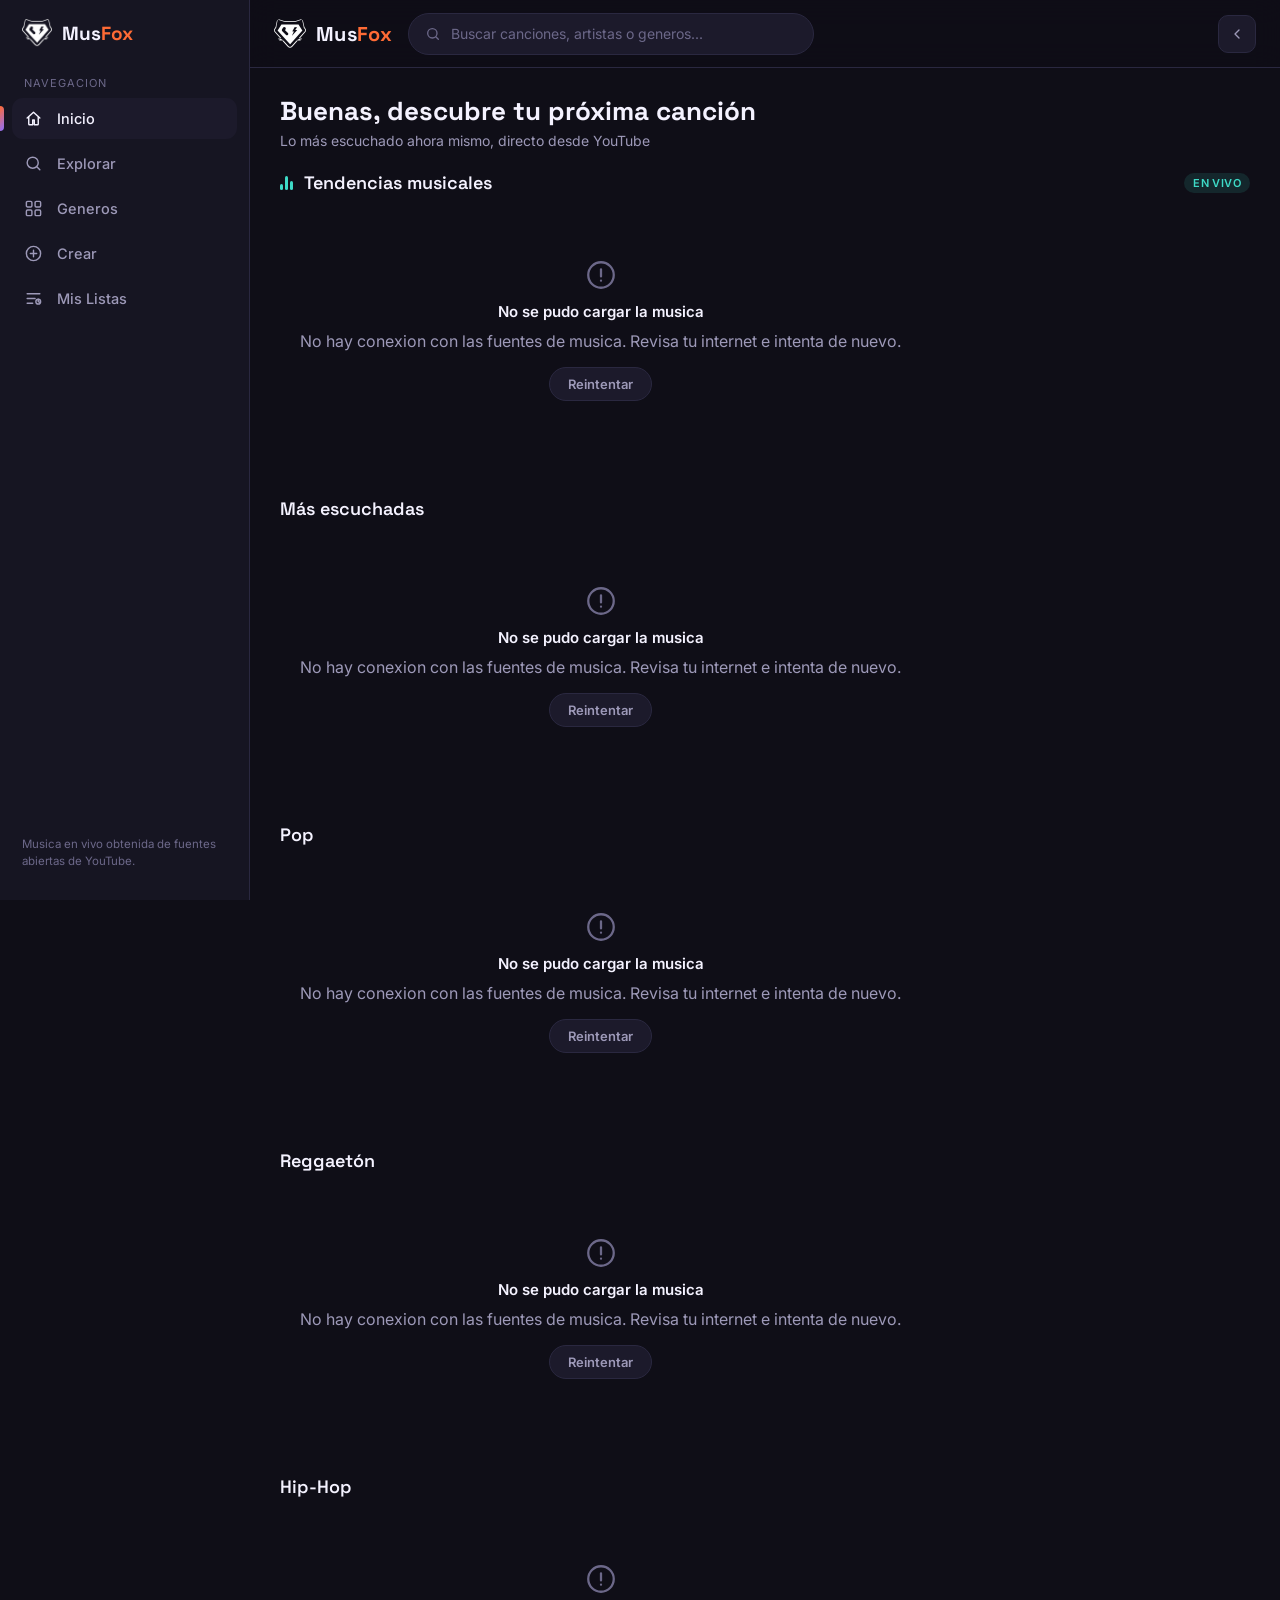
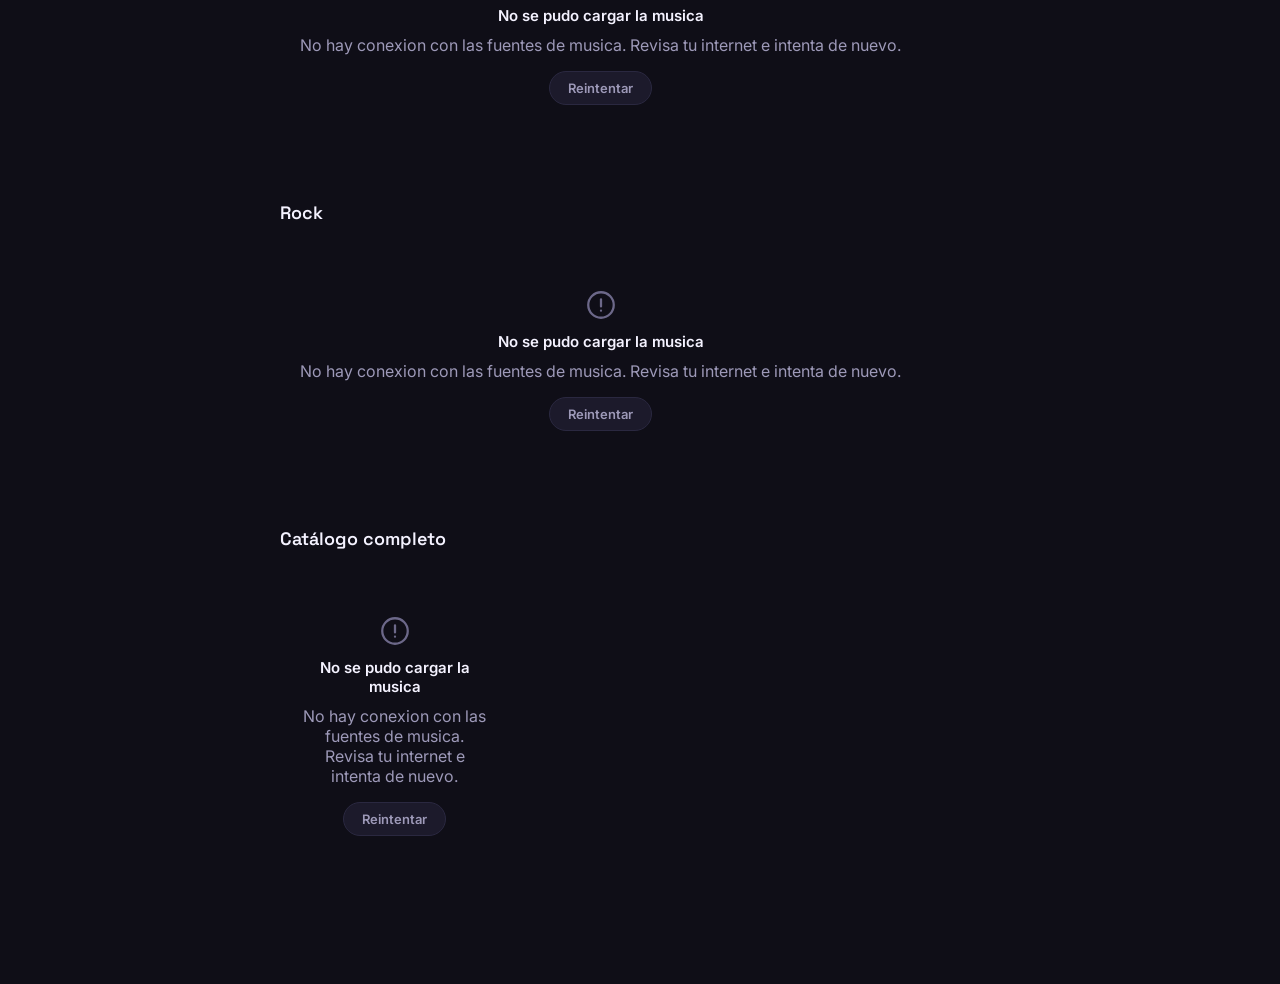
<file: index.html>
<!DOCTYPE html>
<html lang="es">
<head>
<meta charset="UTF-8">
<meta name="viewport" content="width=device-width, initial-scale=1.0">
<title>MusFox — Descubre música en tendencia</title>
<link rel="icon" href="img/logo.png">
<link rel="stylesheet" href="css/style.css">
</head>
<body>
<div class="app-shell" id="mfShell">
  <div id="mfShellSlot"></div>
  <main class="main-content">

    <section class="view active" id="view-inicio">
      <div class="page-header">
        <div>
          <h1>Buenas, descubre tu próxima canción</h1>
          <p>Lo más escuchado ahora mismo, directo desde YouTube</p>
        </div>
      </div>

      <div class="section">
        <div class="section-head">
          <h2><span class="eq"><span></span><span></span><span></span></span> Tendencias musicales</h2>
          <span class="tag">En vivo</span>
        </div>
        <div class="row-scroll" id="row-tendencias"></div>
      </div>

      <div class="section">
        <div class="section-head">
          <h2>Más escuchadas</h2>
        </div>
        <div class="row-scroll" id="row-masescuchadas"></div>
      </div>

      <div id="genre-rows"></div>

      <div class="section">
        <div class="section-head">
          <h2>Catálogo completo</h2>
        </div>
        <div class="grid" id="grid-catalogo"></div>
      </div>
    </section>

    <section class="view" id="view-explorar">
      <div class="page-header">
        <div>
          <h1>Explorar</h1>
          <p>Busca cualquier canción, artista o álbum</p>
        </div>
      </div>
      <div class="section">
        <div class="grid" id="grid-explorar"></div>
      </div>
    </section>

    <section class="view" id="view-generos">
      <div class="page-header">
        <div>
          <h1>Géneros</h1>
          <p>Explora la música por estilo</p>
        </div>
      </div>
      <div class="genre-chip-row" id="genre-chips"></div>
      <div class="grid" id="grid-generos"></div>
    </section>

  </main>
</div>

<script src="js/api.js"></script>
<script src="js/playlists.js"></script>
<script src="js/layout.js"></script>
<script src="js/app.js"></script>
</body>
</html>
</file>
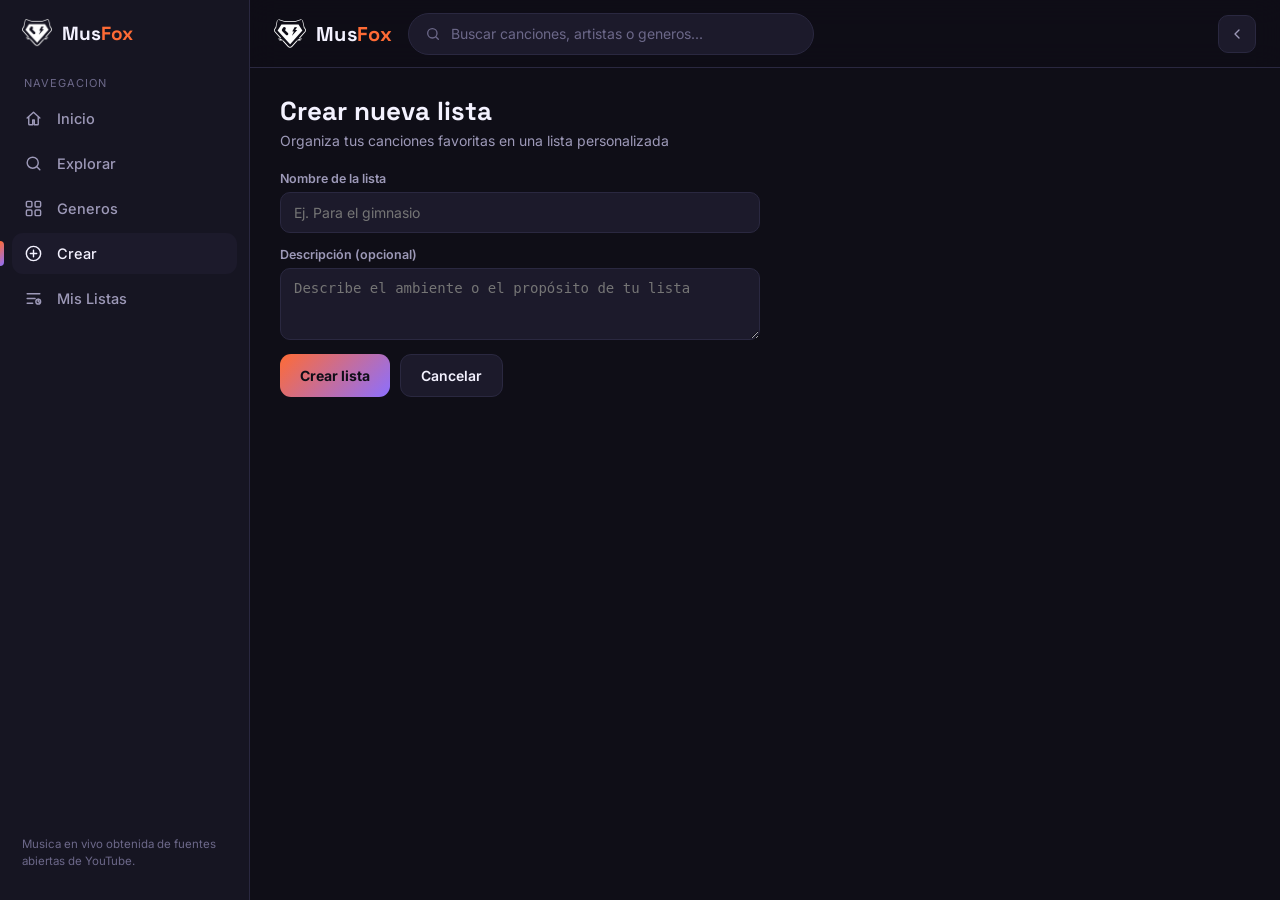
<file: lt/create.html>
<!DOCTYPE html>
<html lang="es">
<head>
<meta charset="UTF-8">
<meta name="viewport" content="width=device-width, initial-scale=1.0">
<title>Crear Lista — MusFox</title>
<link rel="icon" href="../img/logo.png">
<link rel="stylesheet" href="../css/style.css">
</head>
<body>
<div class="app-shell" id="mfShell">
  <div id="mfShellSlot"></div>
  <main class="main-content">
    <section class="view active">
      <div class="page-header">
        <div>
          <h1>Crear nueva lista</h1>
          <p>Organiza tus canciones favoritas en una lista personalizada</p>
        </div>
      </div>

      <div class="section" style="max-width:480px;">
        <form id="createForm">
          <div class="field">
            <label for="plName">Nombre de la lista</label>
            <input type="text" id="plName" placeholder="Ej. Para el gimnasio" required maxlength="60">
          </div>
          <div class="field">
            <label for="plDesc">Descripción (opcional)</label>
            <textarea id="plDesc" rows="3" placeholder="Describe el ambiente o el propósito de tu lista" maxlength="160"></textarea>
          </div>
          <div style="display:flex;gap:10px;margin-top:6px;">
            <button type="submit" class="btn-primary">Crear lista</button>
            <a href="list.html" class="btn-secondary" style="display:flex;align-items:center;">Cancelar</a>
          </div>
        </form>
      </div>
    </section>
  </main>
</div>

<script src="../js/api.js"></script>
<script src="../js/playlists.js"></script>
<script src="../js/layout.js"></script>
<script src="../js/create.js"></script>
</body>
</html>
</file>
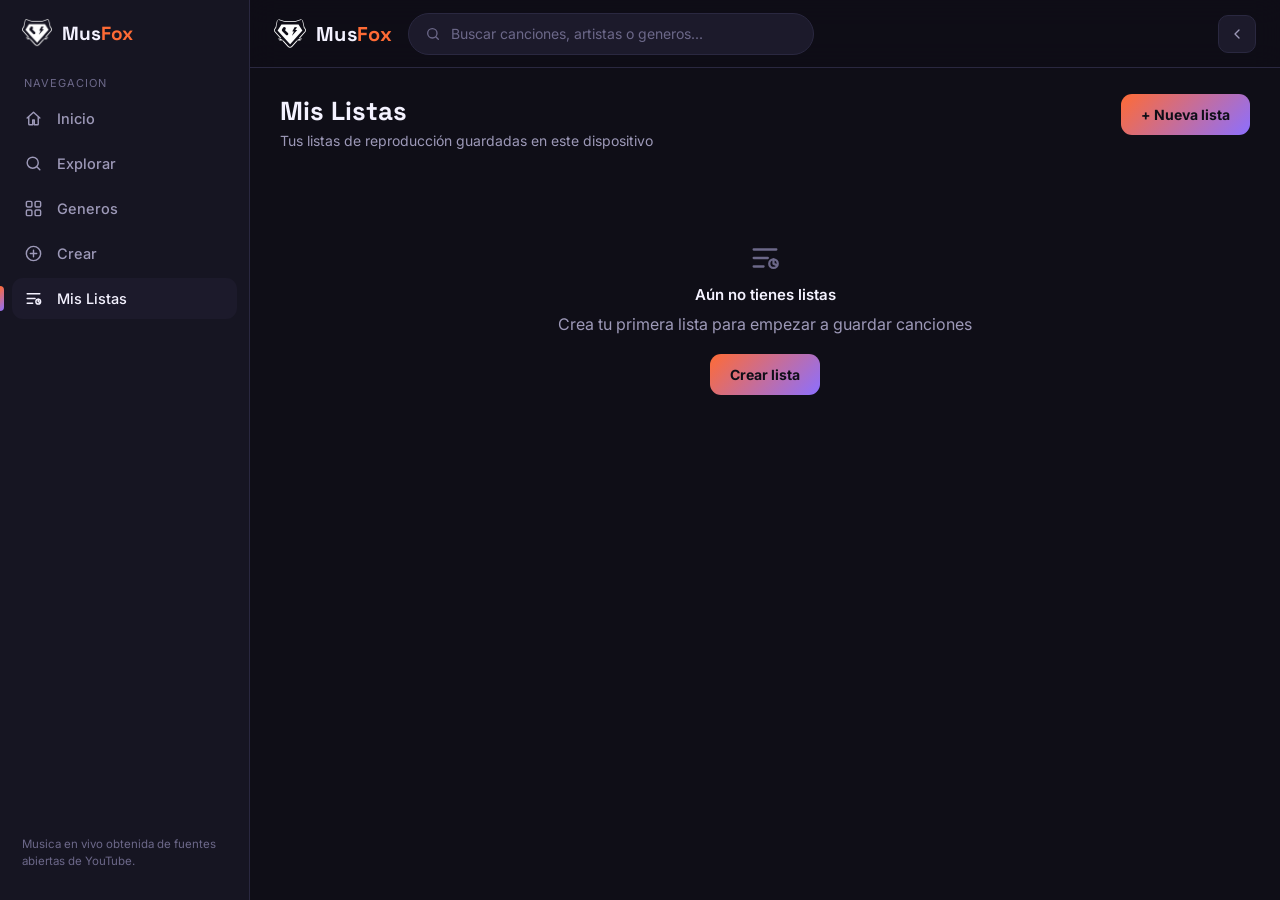
<file: lt/list.html>
<!DOCTYPE html>
<html lang="es">
<head>
<meta charset="UTF-8">
<meta name="viewport" content="width=device-width, initial-scale=1.0">
<title>Mis Listas — MusFox</title>
<link rel="icon" href="../img/logo.png">
<link rel="stylesheet" href="../css/style.css">
</head>
<body>
<div class="app-shell" id="mfShell">
  <div id="mfShellSlot"></div>
  <main class="main-content">
    <section class="view active">
      <div class="page-header">
        <div>
          <h1>Mis Listas</h1>
          <p>Tus listas de reproducción guardadas en este dispositivo</p>
        </div>
        <a href="create.html" class="btn-primary">+ Nueva lista</a>
      </div>

      <div id="playlistsWrap"></div>
    </section>
  </main>
</div>

<script src="../js/api.js"></script>
<script src="../js/playlists.js"></script>
<script src="../js/layout.js"></script>
<script src="../js/list.js"></script>
</body>
</html>
</file>
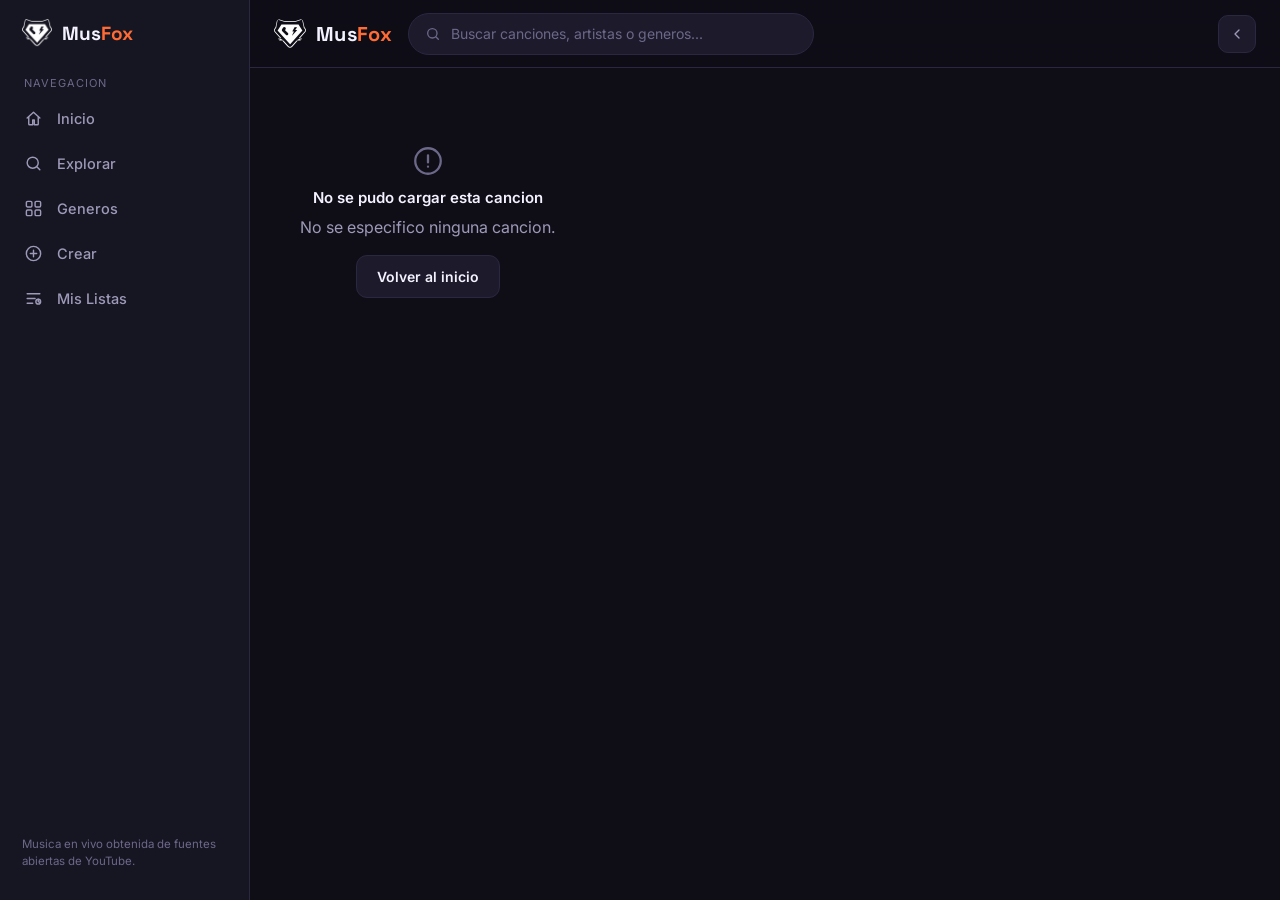
<file: view/music.html>
<!DOCTYPE html>
<html lang="es">
<head>
<meta charset="UTF-8">
<meta name="viewport" content="width=device-width, initial-scale=1.0">
<title>MusFox — Reproduciendo</title>
<link rel="icon" href="../img/logo.png">
<link rel="stylesheet" href="../css/style.css">
</head>
<body>
<div class="app-shell" id="mfShell">
  <div id="mfShellSlot"></div>
  <main class="main-content">
    <section class="view active" id="playerView">
      <div id="playerLoading">
        <div class="skeleton-thumb" style="aspect-ratio:16/9;max-width:900px;"></div>
      </div>
      <div id="playerContent" style="display:none;">
        <div class="player-layout">
          <div>
            <div class="player-video">
              <iframe id="ytFrame" src="" title="Reproductor de YouTube" allow="accelerometer; autoplay; clipboard-write; encrypted-media; gyroscope; picture-in-picture" allowfullscreen></iframe>
            </div>
            <div class="player-info">
              <h1 class="player-title" id="pTitle"></h1>
              <div class="player-meta">
                <span id="pAuthor"></span>
                <span class="dot"></span>
                <span id="pViews"></span>
                <span class="dot"></span>
                <span id="pDate"></span>
              </div>
              <div class="player-actions">
                <button class="btn-primary" id="addToListBtn">+ Añadir a lista</button>
                <a class="btn-secondary" id="openYoutubeBtn" target="_blank" rel="noopener">Ver en YouTube</a>
              </div>
              <div class="player-desc" id="pDesc"></div>
            </div>
          </div>
          <div>
            <div class="section-head"><h2>También te puede gustar</h2></div>
            <div class="related-list" id="relatedList"></div>
          </div>
        </div>
      </div>
      <div id="playerError" style="display:none;"></div>
    </section>
  </main>
</div>

<div class="overlay" id="mfOverlay"></div>
<div class="modal" id="addModal">
  <button class="modal-close" id="addModalClose">
    <svg viewBox="0 0 24 24" fill="none" stroke-width="2" stroke-linecap="round"><path d="M18 6 6 18M6 6l12 12"/></svg>
  </button>
  <h3>Añadir a una lista</h3>
  <div class="modal-list" id="modalPlaylistList"></div>
  <a href="../lt/create.html" class="btn-secondary" style="width:100%;text-align:center;">+ Crear una lista nueva</a>
</div>

<script src="../js/api.js"></script>
<script src="../js/playlists.js"></script>
<script src="../js/layout.js"></script>
<script src="../js/music.js"></script>
</body>
</html>
</file>
<file: css/style.css>
@import url('https://fonts.googleapis.com/css2?family=Space+Grotesk:wght@500;600;700&family=Inter:wght@400;500;600;700&display=swap');

:root{
  --bg:#0f0e17;
  --bg-elevated:#161522;
  --bg-card:#1c1a2b;
  --bg-card-hover:#242235;
  --border:#2a2840;
  --text:#f4f2ff;
  --text-dim:#9d99b8;
  --text-faint:#6c6889;
  --accent-orange:#ff6b35;
  --accent-cyan:#3ed9c6;
  --accent-violet:#8c6fff;
  --gradient-fox: linear-gradient(135deg, var(--accent-orange), var(--accent-violet));
  --sidebar-w:250px;
  --sidebar-w-collapsed:76px;
  --topbar-h:68px;
  --radius:14px;
}

*{margin:0;padding:0;box-sizing:border-box;}

html{scroll-behavior:smooth;}

body{
  background:var(--bg);
  color:var(--text);
  font-family:'Inter',sans-serif;
  min-height:100vh;
  overflow-x:hidden;
}

::-webkit-scrollbar{height:8px;width:8px;}
::-webkit-scrollbar-track{background:transparent;}
::-webkit-scrollbar-thumb{background:var(--border);border-radius:10px;}
::-webkit-scrollbar-thumb:hover{background:var(--accent-violet);}

a{color:inherit;text-decoration:none;}
button{font-family:inherit;cursor:pointer;border:none;background:none;color:inherit;}
input{font-family:inherit;}

.eq{
  display:inline-flex;
  align-items:flex-end;
  gap:2px;
  height:14px;
  width:14px;
}
.eq span{
  width:3px;
  background:var(--accent-cyan);
  border-radius:2px;
  animation:eqbounce 1s ease-in-out infinite;
}
.eq span:nth-child(1){animation-delay:0s;height:40%;}
.eq span:nth-child(2){animation-delay:.2s;height:100%;}
.eq span:nth-child(3){animation-delay:.4s;height:60%;}
@keyframes eqbounce{
  0%,100%{transform:scaleY(.4);}
  50%{transform:scaleY(1);}
}

.app-shell{
  display:grid;
  grid-template-columns:var(--sidebar-w) 1fr;
  grid-template-rows:var(--topbar-h) 1fr;
  grid-template-areas:
    "sidebar topbar"
    "sidebar main";
  min-height:100vh;
  transition:grid-template-columns .25s ease;
}
.app-shell.collapsed{
  grid-template-columns:var(--sidebar-w-collapsed) 1fr;
}

.topbar{
  grid-area:topbar;
  display:flex;
  align-items:center;
  gap:16px;
  padding:0 24px;
  background:rgba(15,14,23,.85);
  backdrop-filter:blur(14px);
  border-bottom:1px solid var(--border);
  position:sticky;
  top:0;
  z-index:30;
}

.topbar .brand{
  display:flex;
  align-items:center;
  gap:10px;
  font-family:'Space Grotesk',sans-serif;
  font-weight:700;
  font-size:20px;
  letter-spacing:.3px;
  flex-shrink:0;
}
.topbar .brand img{
  width:32px;
  height:32px;
  border-radius:9px;
  object-fit:cover;
}
.topbar .brand .fallback-logo{
  width:32px;
  height:32px;
  border-radius:9px;
  background:var(--gradient-fox);
  display:flex;
  align-items:center;
  justify-content:center;
  font-family:'Space Grotesk',sans-serif;
  font-weight:700;
  font-size:14px;
  color:#0f0e17;
}
.topbar .brand span.name-orange{color:var(--accent-orange);}

.search-bar{
  flex:1;
  max-width:560px;
  display:flex;
  align-items:center;
  gap:10px;
  background:var(--bg-card);
  border:1px solid var(--border);
  border-radius:999px;
  padding:0 16px;
  height:42px;
}
.search-bar svg{width:16px;height:16px;stroke:var(--text-faint);flex-shrink:0;}
.search-bar input{
  flex:1;
  background:none;
  border:none;
  outline:none;
  color:var(--text);
  font-size:14px;
}
.search-bar input::placeholder{color:var(--text-faint);}

.topbar-spacer{flex:1;}

.collapse-btn{
  width:38px;
  height:38px;
  display:flex;
  align-items:center;
  justify-content:center;
  border-radius:10px;
  background:var(--bg-card);
  border:1px solid var(--border);
}
.collapse-btn svg{width:16px;height:16px;stroke:var(--text-dim);transition:transform .25s ease;}
.app-shell.collapsed .collapse-btn svg{transform:rotate(180deg);}

.sidebar{
  grid-area:sidebar;
  background:var(--bg-elevated);
  border-right:1px solid var(--border);
  display:flex;
  flex-direction:column;
  padding:18px 12px;
  position:sticky;
  top:0;
  height:100vh;
  z-index:40;
  overflow:hidden;
}
.sidebar-logo{
  display:flex;
  align-items:center;
  gap:10px;
  padding:0 10px 20px 10px;
  font-family:'Space Grotesk',sans-serif;
  font-weight:700;
  font-size:19px;
  white-space:nowrap;
}
.sidebar-logo img{width:30px;height:30px;border-radius:8px;object-fit:cover;flex-shrink:0;}
.sidebar-logo .fallback-logo{
  width:30px;height:30px;border-radius:8px;background:var(--gradient-fox);
  display:flex;align-items:center;justify-content:center;flex-shrink:0;
  font-family:'Space Grotesk',sans-serif;font-weight:700;font-size:13px;color:#0f0e17;
}
.app-shell.collapsed .sidebar-logo span,
.app-shell.collapsed .nav-item span,
.app-shell.collapsed .sidebar-section-label{
  display:none;
}

.nav-group{display:flex;flex-direction:column;gap:4px;margin-bottom:22px;}
.sidebar-section-label{
  font-size:11px;
  text-transform:uppercase;
  letter-spacing:1px;
  color:var(--text-faint);
  padding:8px 12px 4px 12px;
}

.nav-item{
  display:flex;
  align-items:center;
  gap:14px;
  padding:11px 12px;
  border-radius:11px;
  color:var(--text-dim);
  font-size:14.5px;
  font-weight:500;
  white-space:nowrap;
  transition:background .15s ease,color .15s ease;
  position:relative;
}
.nav-item svg{width:19px;height:19px;flex-shrink:0;stroke:currentColor;}
.nav-item:hover{background:var(--bg-card);color:var(--text);}
.nav-item.active{
  background:var(--bg-card);
  color:var(--text);
}
.nav-item.active::before{
  content:"";
  position:absolute;
  left:-12px;
  top:8px;
  bottom:8px;
  width:4px;
  border-radius:0 4px 4px 0;
  background:var(--gradient-fox);
}

.sidebar-footer{
  margin-top:auto;
  padding:12px 10px;
  font-size:11.5px;
  color:var(--text-faint);
  line-height:1.5;
}

.main-content{
  grid-area:main;
  padding:26px 30px 60px 30px;
  max-width:1400px;
  width:100%;
}

.view{display:none;}
.view.active{display:block;}

.page-header{
  display:flex;
  align-items:baseline;
  justify-content:space-between;
  gap:16px;
  margin-bottom:22px;
  flex-wrap:wrap;
}
.page-header h1{
  font-family:'Space Grotesk',sans-serif;
  font-size:26px;
  font-weight:700;
}
.page-header p{color:var(--text-dim);font-size:14px;margin-top:4px;}

.section{margin-bottom:38px;}
.section-head{
  display:flex;
  align-items:center;
  justify-content:space-between;
  margin-bottom:14px;
}
.section-head h2{
  font-family:'Space Grotesk',sans-serif;
  font-size:18px;
  font-weight:600;
  display:flex;
  align-items:center;
  gap:10px;
}
.section-head .tag{
  font-size:11px;
  padding:3px 9px;
  border-radius:999px;
  background:rgba(62,217,198,.12);
  color:var(--accent-cyan);
  font-weight:600;
  letter-spacing:.4px;
  text-transform:uppercase;
}

.row-scroll{
  display:flex;
  gap:16px;
  overflow-x:auto;
  padding-bottom:8px;
  scroll-snap-type:x proximity;
}

.grid{
  display:grid;
  grid-template-columns:repeat(auto-fill,minmax(180px,1fr));
  gap:18px;
}

.track-card{
  background:var(--bg-card);
  border:1px solid var(--border);
  border-radius:var(--radius);
  padding:10px;
  cursor:pointer;
  transition:transform .18s ease,background .18s ease,border-color .18s ease;
  flex-shrink:0;
  width:170px;
}
.row-scroll .track-card{width:170px;scroll-snap-align:start;}
.grid .track-card{width:auto;}
.track-card:hover{
  background:var(--bg-card-hover);
  transform:translateY(-4px);
  border-color:var(--accent-violet);
}
.track-thumb{
  position:relative;
  width:100%;
  aspect-ratio:1/1;
  border-radius:10px;
  overflow:hidden;
  background:var(--bg-elevated);
  margin-bottom:10px;
}
.track-thumb img{width:100%;height:100%;object-fit:cover;display:block;}
.track-thumb .play-overlay{
  position:absolute;
  inset:0;
  background:rgba(15,14,23,.35);
  display:flex;
  align-items:center;
  justify-content:center;
  opacity:0;
  transition:opacity .18s ease;
}
.track-card:hover .track-thumb .play-overlay{opacity:1;}
.track-thumb .play-overlay svg{
  width:38px;height:38px;
  filter:drop-shadow(0 2px 8px rgba(0,0,0,.5));
}
.track-thumb .duration{
  position:absolute;
  bottom:6px;
  right:6px;
  background:rgba(0,0,0,.7);
  font-size:10.5px;
  padding:2px 6px;
  border-radius:5px;
  font-weight:600;
}
.track-title{
  font-size:13.5px;
  font-weight:600;
  line-height:1.3;
  display:-webkit-box;
  -webkit-line-clamp:2;
  -webkit-box-orient:vertical;
  overflow:hidden;
  margin-bottom:4px;
}
.track-author{
  font-size:12px;
  color:var(--text-dim);
  overflow:hidden;
  text-overflow:ellipsis;
  white-space:nowrap;
  margin-bottom:2px;
}
.track-views{font-size:11px;color:var(--text-faint);}

.rank-card{position:relative;}
.rank-num{
  position:absolute;
  top:6px;
  left:6px;
  z-index:2;
  font-family:'Space Grotesk',sans-serif;
  font-weight:700;
  font-size:13px;
  background:rgba(15,14,23,.75);
  color:var(--accent-orange);
  padding:2px 9px;
  border-radius:7px;
  backdrop-filter:blur(4px);
}

.genre-chip-row{
  display:flex;
  gap:10px;
  flex-wrap:wrap;
  margin-bottom:26px;
}
.genre-chip{
  padding:9px 18px;
  border-radius:999px;
  background:var(--bg-card);
  border:1px solid var(--border);
  font-size:13.5px;
  font-weight:600;
  color:var(--text-dim);
  transition:all .15s ease;
}
.genre-chip:hover{color:var(--text);border-color:var(--accent-cyan);}
.genre-chip.active{
  background:var(--gradient-fox);
  color:#0f0e17;
  border-color:transparent;
}

.state-msg{
  display:flex;
  flex-direction:column;
  align-items:center;
  justify-content:center;
  gap:10px;
  padding:50px 20px;
  color:var(--text-dim);
  text-align:center;
}
.state-msg svg{width:34px;height:34px;stroke:var(--text-faint);}
.state-msg .state-title{font-weight:600;color:var(--text);font-size:15px;}
.state-msg .retry-btn{
  margin-top:6px;
  padding:8px 18px;
  border-radius:999px;
  background:var(--bg-card);
  border:1px solid var(--border);
  font-size:13px;
  font-weight:600;
}
.state-msg .retry-btn:hover{border-color:var(--accent-violet);}

.skeleton-row{display:flex;gap:16px;overflow:hidden;}
.skeleton-card{
  width:170px;
  flex-shrink:0;
}
.skeleton-thumb{
  width:100%;
  aspect-ratio:1/1;
  border-radius:10px;
  background:linear-gradient(90deg,var(--bg-card) 25%,var(--bg-card-hover) 50%,var(--bg-card) 75%);
  background-size:200% 100%;
  animation:shimmer 1.4s infinite;
  margin-bottom:10px;
}
.skeleton-line{
  height:10px;
  border-radius:4px;
  background:var(--bg-card);
  margin-bottom:6px;
  animation:shimmer 1.4s infinite;
}
@keyframes shimmer{
  0%{background-position:200% 0;}
  100%{background-position:-200% 0;}
}

.overlay{
  position:fixed;
  inset:0;
  background:rgba(8,7,13,.6);
  backdrop-filter:blur(3px);
  z-index:80;
  display:none;
}
.overlay.active{display:block;}

.modal{
  position:fixed;
  top:50%;left:50%;
  transform:translate(-50%,-50%);
  background:var(--bg-elevated);
  border:1px solid var(--border);
  border-radius:16px;
  width:min(420px,90vw);
  max-height:80vh;
  overflow-y:auto;
  z-index:90;
  padding:22px;
  display:none;
}
.modal.active{display:block;}
.modal h3{font-family:'Space Grotesk',sans-serif;font-size:17px;margin-bottom:16px;}
.modal-close{
  position:absolute;
  top:16px;right:16px;
  width:28px;height:28px;
  display:flex;align-items:center;justify-content:center;
  border-radius:8px;
  background:var(--bg-card);
}
.modal-list{display:flex;flex-direction:column;gap:8px;margin-bottom:16px;}
.modal-list-item{
  display:flex;
  align-items:center;
  justify-content:space-between;
  padding:10px 12px;
  background:var(--bg-card);
  border-radius:10px;
  border:1px solid var(--border);
}
.modal-list-item button{
  font-size:12px;
  font-weight:700;
  color:var(--accent-cyan);
}
.modal-empty{color:var(--text-dim);font-size:13px;padding:10px 0;}

.field{margin-bottom:14px;display:flex;flex-direction:column;gap:6px;}
.field label{font-size:12.5px;color:var(--text-dim);font-weight:600;}
.field input,.field textarea{
  background:var(--bg-card);
  border:1px solid var(--border);
  border-radius:10px;
  padding:11px 13px;
  color:var(--text);
  font-size:14px;
  outline:none;
  resize:vertical;
}
.field input:focus,.field textarea:focus{border-color:var(--accent-violet);}

.btn-primary{
  background:var(--gradient-fox);
  color:#0f0e17;
  font-weight:700;
  padding:12px 20px;
  border-radius:11px;
  font-size:14px;
  display:inline-flex;
  align-items:center;
  justify-content:center;
  gap:8px;
}
.btn-primary:hover{filter:brightness(1.08);}
.btn-secondary{
  background:var(--bg-card);
  border:1px solid var(--border);
  color:var(--text);
  font-weight:600;
  padding:12px 20px;
  border-radius:11px;
  font-size:14px;
}
.btn-secondary:hover{border-color:var(--accent-violet);}

.player-layout{
  display:grid;
  grid-template-columns:1.6fr 1fr;
  gap:26px;
  align-items:start;
}
.player-video{
  position:relative;
  width:100%;
  aspect-ratio:16/9;
  border-radius:16px;
  overflow:hidden;
  background:var(--bg-card);
  border:1px solid var(--border);
}
.player-video iframe{width:100%;height:100%;border:none;}
.player-info{margin-top:18px;}
.player-title{
  font-family:'Space Grotesk',sans-serif;
  font-size:24px;
  font-weight:700;
  margin-bottom:10px;
  line-height:1.3;
}
.player-meta{
  display:flex;
  align-items:center;
  gap:14px;
  flex-wrap:wrap;
  color:var(--text-dim);
  font-size:13.5px;
  margin-bottom:18px;
}
.player-meta .dot{width:4px;height:4px;border-radius:50%;background:var(--text-faint);}
.player-actions{display:flex;gap:10px;margin-bottom:22px;flex-wrap:wrap;}
.player-desc{
  background:var(--bg-card);
  border:1px solid var(--border);
  border-radius:14px;
  padding:16px 18px;
  font-size:13.5px;
  line-height:1.7;
  color:var(--text-dim);
  white-space:pre-line;
  max-height:220px;
  overflow-y:auto;
}
.related-list{display:flex;flex-direction:column;gap:10px;}
.related-item{
  display:flex;
  gap:12px;
  padding:8px;
  border-radius:12px;
  cursor:pointer;
  transition:background .15s ease;
}
.related-item:hover{background:var(--bg-card);}
.related-item img{
  width:120px;
  aspect-ratio:16/9;
  object-fit:cover;
  border-radius:10px;
  flex-shrink:0;
}
.related-item .info{min-width:0;}
.related-item .t{
  font-size:13px;
  font-weight:600;
  line-height:1.3;
  display:-webkit-box;
  -webkit-line-clamp:2;
  -webkit-box-orient:vertical;
  overflow:hidden;
  margin-bottom:4px;
}
.related-item .a{font-size:11.5px;color:var(--text-dim);}
@media (max-width:1000px){
  .player-layout{grid-template-columns:1fr;}
}

.playlist-card{
  background:var(--bg-card);
  border:1px solid var(--border);
  border-radius:var(--radius);
  margin-bottom:16px;
  overflow:hidden;
}
.playlist-head{
  display:flex;
  align-items:center;
  justify-content:space-between;
  gap:12px;
  padding:18px 20px;
  cursor:pointer;
}
.playlist-head-info h3{
  font-family:'Space Grotesk',sans-serif;
  font-size:16px;
  margin-bottom:4px;
}
.playlist-head-info p{font-size:12.5px;color:var(--text-dim);}
.playlist-head-actions{display:flex;align-items:center;gap:10px;flex-shrink:0;}
.icon-btn{
  width:34px;height:34px;
  display:flex;align-items:center;justify-content:center;
  border-radius:9px;
  background:var(--bg-elevated);
  border:1px solid var(--border);
  flex-shrink:0;
}
.icon-btn svg{width:15px;height:15px;stroke:var(--text-dim);}
.icon-btn:hover svg{stroke:var(--accent-orange);}
.chevron{transition:transform .2s ease;}
.playlist-card.open .chevron{transform:rotate(180deg);}
.playlist-tracks{
  max-height:0;
  overflow:hidden;
  transition:max-height .25s ease;
  border-top:1px solid var(--border);
}
.playlist-card.open .playlist-tracks{max-height:2000px;}
.track-row-mini{
  display:flex;
  align-items:center;
  gap:12px;
  padding:10px 20px;
  border-bottom:1px solid var(--border);
}
.track-row-mini:last-child{border-bottom:none;}
.track-row-mini img{
  width:44px;height:44px;
  border-radius:8px;
  object-fit:cover;
  flex-shrink:0;
  cursor:pointer;
}
.track-row-mini .info{flex:1;min-width:0;cursor:pointer;}
.track-row-mini .info .t{font-size:13.5px;font-weight:600;overflow:hidden;text-overflow:ellipsis;white-space:nowrap;}
.track-row-mini .info .a{font-size:12px;color:var(--text-dim);overflow:hidden;text-overflow:ellipsis;white-space:nowrap;}
.playlist-empty-tracks{padding:18px 20px;color:var(--text-faint);font-size:13px;}

.tab-bar{
  display:none;
  position:fixed;
  left:0;right:0;bottom:0;
  z-index:50;
  background:rgba(17,16,27,.96);
  backdrop-filter:blur(16px);
  border-top:1px solid var(--border);
  padding:8px 4px calc(6px + env(safe-area-inset-bottom, 0px)) 4px;
  align-items:stretch;
  justify-content:space-around;
}
.tab-item{
  display:flex;
  flex-direction:column;
  align-items:center;
  justify-content:center;
  gap:3px;
  flex:1;
  padding:6px 2px;
  border-radius:10px;
  color:var(--text-faint);
  font-size:10.5px;
  font-weight:600;
}
.tab-item svg{width:21px;height:21px;stroke:currentColor;}
.tab-item.active{color:var(--accent-orange);}
.tab-item span{max-width:100%;overflow:hidden;text-overflow:ellipsis;white-space:nowrap;}

@media (max-width:900px){
  .app-shell{
    grid-template-columns:1fr;
    grid-template-rows:var(--topbar-h) 1fr;
    grid-template-areas:
      "topbar"
      "main";
  }
  .app-shell.collapsed{grid-template-columns:1fr;}

  .sidebar{display:none;}
  .collapse-btn{display:none;}
  .tab-bar{display:flex;}

  .topbar{padding:0 14px;gap:10px;}
  .topbar .brand span{display:none;}
  .topbar .brand{gap:0;}

  .main-content{padding:18px 14px calc(90px + env(safe-area-inset-bottom, 0px)) 14px;}
  .search-bar{max-width:none;height:40px;}

  .page-header h1{font-size:21px;}
  .page-header{margin-bottom:16px;}
  .section{margin-bottom:28px;}
  .section-head h2{font-size:16px;}

  .grid{grid-template-columns:repeat(2,1fr);gap:12px;}
  .track-card,.row-scroll .track-card{width:150px;}
  .track-card{padding:8px;}

  .genre-chip{padding:8px 14px;font-size:13px;}

  .player-layout{gap:18px;}
  .player-title{font-size:19px;}
  .player-actions{gap:8px;}
  .player-actions .btn-primary,.player-actions .btn-secondary{padding:11px 16px;font-size:13.5px;}
  .related-item img{width:100px;}

  .playlist-head{padding:14px 16px;}
  .track-row-mini{padding:9px 16px;}

  .modal{width:92vw;padding:18px;}
}

@media (max-width:420px){
  .grid{grid-template-columns:repeat(2,1fr);gap:10px;}
  .track-card,.row-scroll .track-card{width:132px;}
  .search-bar input{font-size:13px;}
  .page-header h1{font-size:19px;}
}
</file>
